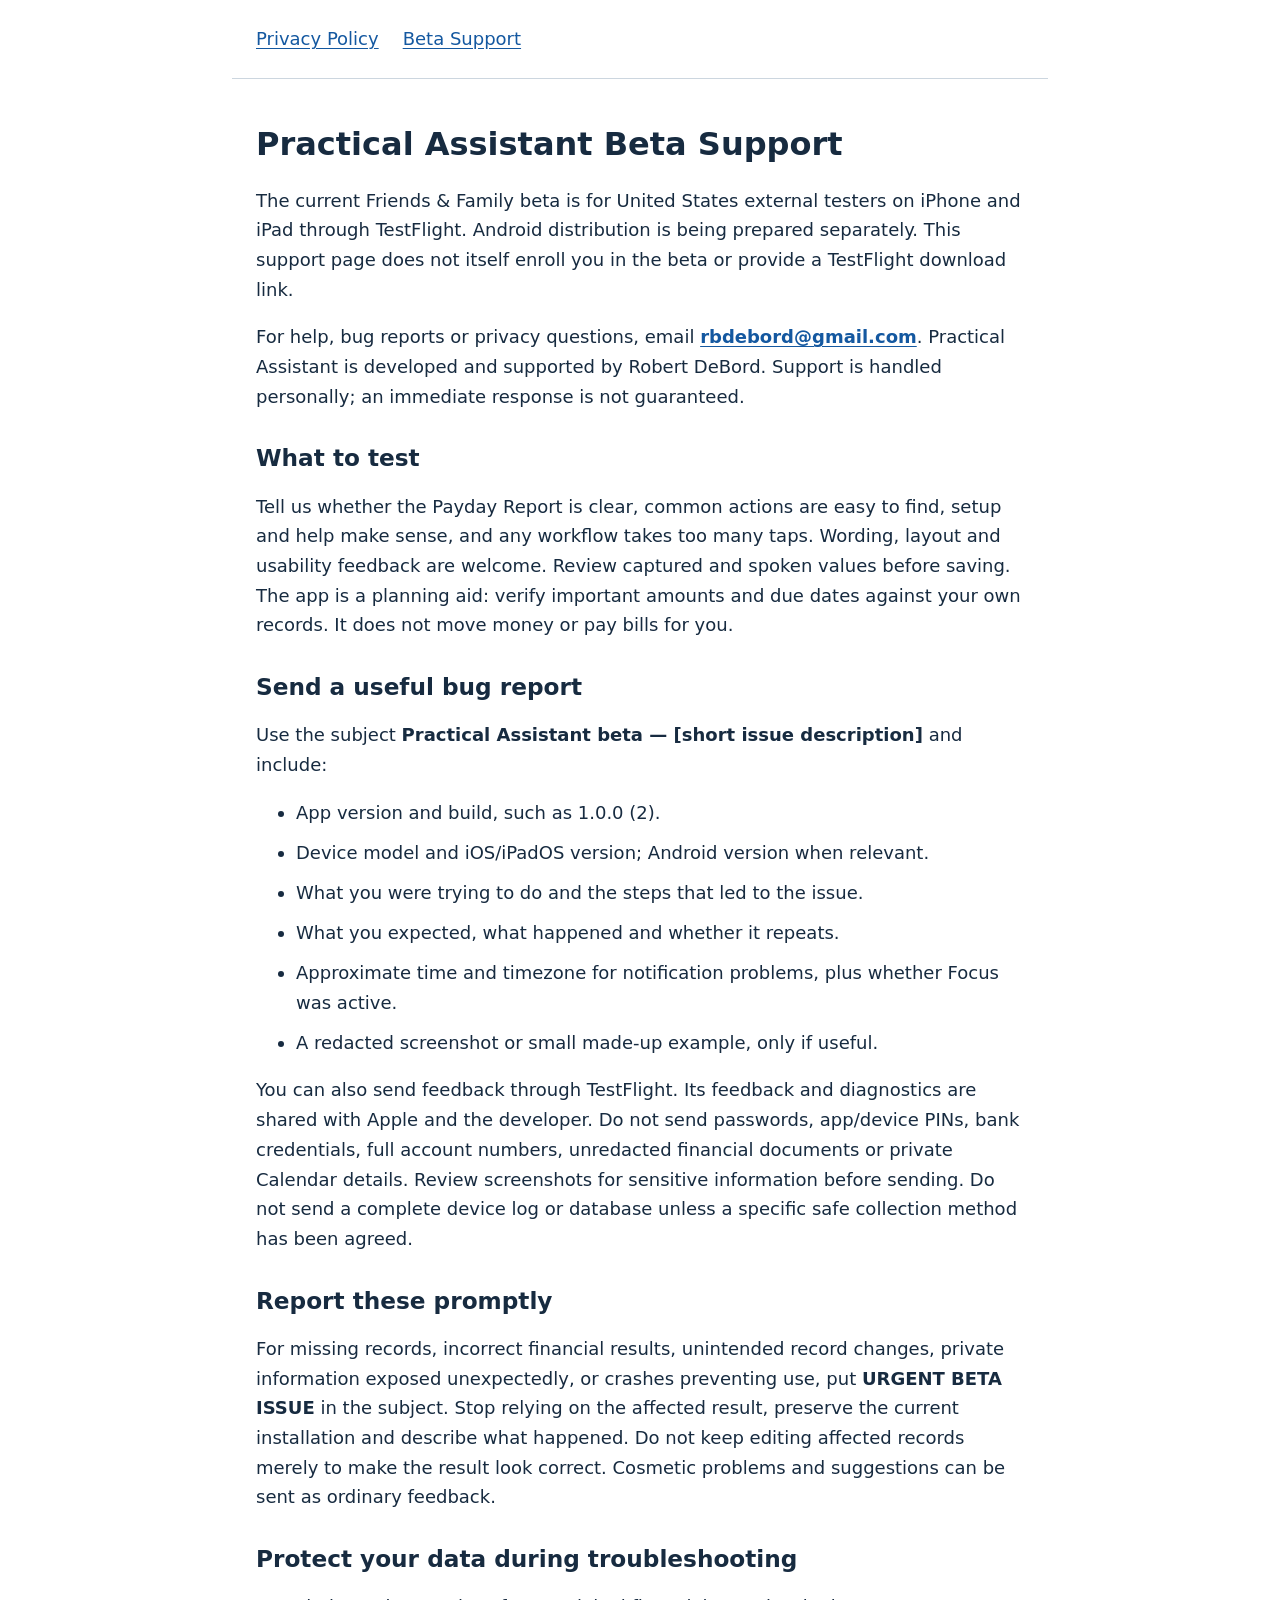
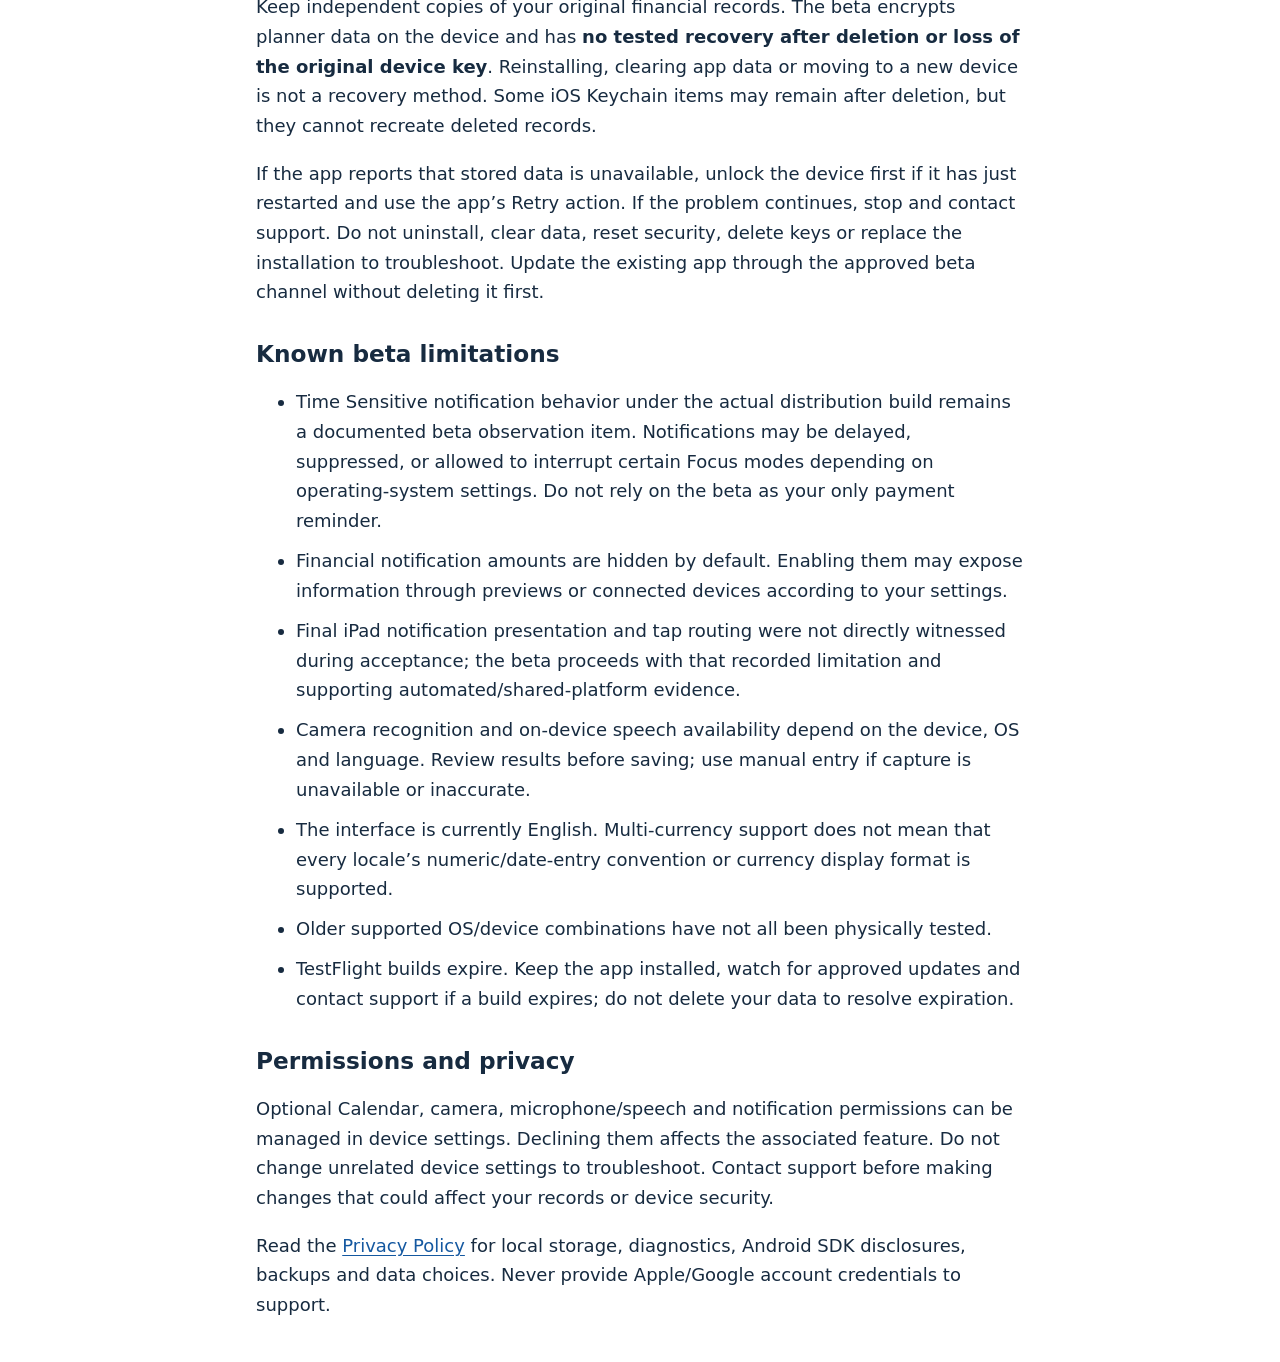
<file: index.html>
<!doctype html>
<html lang="en">
<head>
<meta charset="utf-8">
<meta name="viewport" content="width=device-width, initial-scale=1">
<title>Practical Assistant Beta Support</title>
<link rel="stylesheet" href="./style.css">
</head>
<body>
<nav aria-label="Page navigation"><a href="./privacy/">Privacy Policy</a><a href="./support/">Beta Support</a></nav>
<main>
<h1>Practical Assistant Beta Support</h1>
<p>The current Friends &amp; Family beta is for United States external testers on iPhone and iPad through TestFlight. Android distribution is being prepared separately. This support page does not itself enroll you in the beta or provide a TestFlight download link.</p>
<p>For help, bug reports or privacy questions, email <strong><a href="mailto:rbdebord@gmail.com">rbdebord@gmail.com</a></strong>. Practical Assistant is developed and supported by Robert DeBord. Support is handled personally; an immediate response is not guaranteed.</p>
<h2>What to test</h2>
<p>Tell us whether the Payday Report is clear, common actions are easy to find, setup and help make sense, and any workflow takes too many taps. Wording, layout and usability feedback are welcome. Review captured and spoken values before saving. The app is a planning aid: verify important amounts and due dates against your own records. It does not move money or pay bills for you.</p>
<h2>Send a useful bug report</h2>
<p>Use the subject <strong>Practical Assistant beta — [short issue description]</strong> and include:</p>
<ul><li>App version and build, such as 1.0.0 (2).</li><li>Device model and iOS/iPadOS version; Android version when relevant.</li><li>What you were trying to do and the steps that led to the issue.</li><li>What you expected, what happened and whether it repeats.</li><li>Approximate time and timezone for notification problems, plus whether Focus was active.</li><li>A redacted screenshot or small made-up example, only if useful.</li></ul>
<p>You can also send feedback through TestFlight. Its feedback and diagnostics are shared with Apple and the developer. Do not send passwords, app/device PINs, bank credentials, full account numbers, unredacted financial documents or private Calendar details. Review screenshots for sensitive information before sending. Do not send a complete device log or database unless a specific safe collection method has been agreed.</p>
<h2>Report these promptly</h2>
<p>For missing records, incorrect financial results, unintended record changes, private information exposed unexpectedly, or crashes preventing use, put <strong>URGENT BETA ISSUE</strong> in the subject. Stop relying on the affected result, preserve the current installation and describe what happened. Do not keep editing affected records merely to make the result look correct. Cosmetic problems and suggestions can be sent as ordinary feedback.</p>
<h2>Protect your data during troubleshooting</h2>
<p>Keep independent copies of your original financial records. The beta encrypts planner data on the device and has <strong>no tested recovery after deletion or loss of the original device key</strong>. Reinstalling, clearing app data or moving to a new device is not a recovery method. Some iOS Keychain items may remain after deletion, but they cannot recreate deleted records.</p>
<p>If the app reports that stored data is unavailable, unlock the device first if it has just restarted and use the app’s Retry action. If the problem continues, stop and contact support. Do not uninstall, clear data, reset security, delete keys or replace the installation to troubleshoot. Update the existing app through the approved beta channel without deleting it first.</p>
<h2>Known beta limitations</h2>
<ul><li>Time Sensitive notification behavior under the actual distribution build remains a documented beta observation item. Notifications may be delayed, suppressed, or allowed to interrupt certain Focus modes depending on operating-system settings. Do not rely on the beta as your only payment reminder.</li><li>Financial notification amounts are hidden by default. Enabling them may expose information through previews or connected devices according to your settings.</li><li>Final iPad notification presentation and tap routing were not directly witnessed during acceptance; the beta proceeds with that recorded limitation and supporting automated/shared-platform evidence.</li><li>Camera recognition and on-device speech availability depend on the device, OS and language. Review results before saving; use manual entry if capture is unavailable or inaccurate.</li><li>The interface is currently English. Multi-currency support does not mean that every locale’s numeric/date-entry convention or currency display format is supported.</li><li>Older supported OS/device combinations have not all been physically tested.</li><li>TestFlight builds expire. Keep the app installed, watch for approved updates and contact support if a build expires; do not delete your data to resolve expiration.</li></ul>
<h2>Permissions and privacy</h2>
<p>Optional Calendar, camera, microphone/speech and notification permissions can be managed in device settings. Declining them affects the associated feature. Do not change unrelated device settings to troubleshoot. Contact support before making changes that could affect your records or device security.</p>
<p>Read the <a href="./privacy/">Privacy Policy</a> for local storage, diagnostics, Android SDK disclosures, backups and data choices. Never provide Apple/Google account credentials to support.</p>
</main>
</body>
</html>
</file>
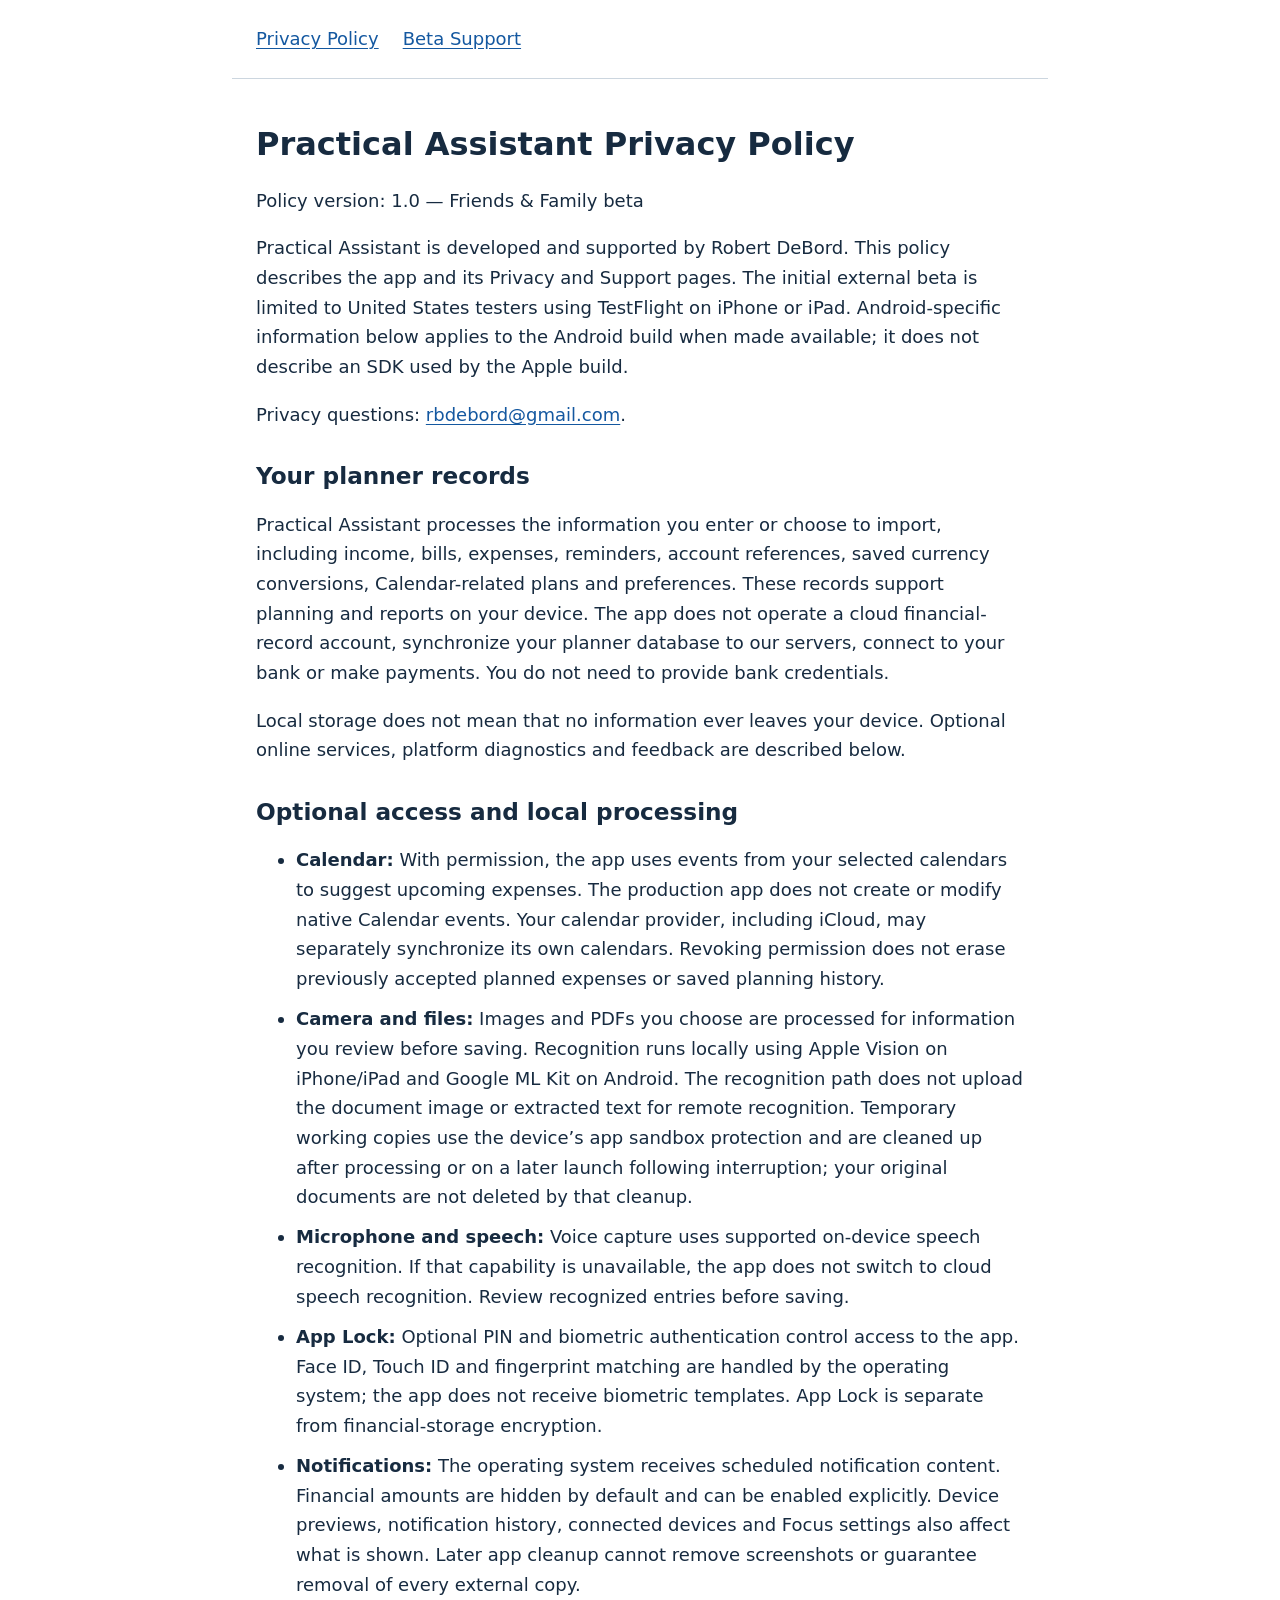
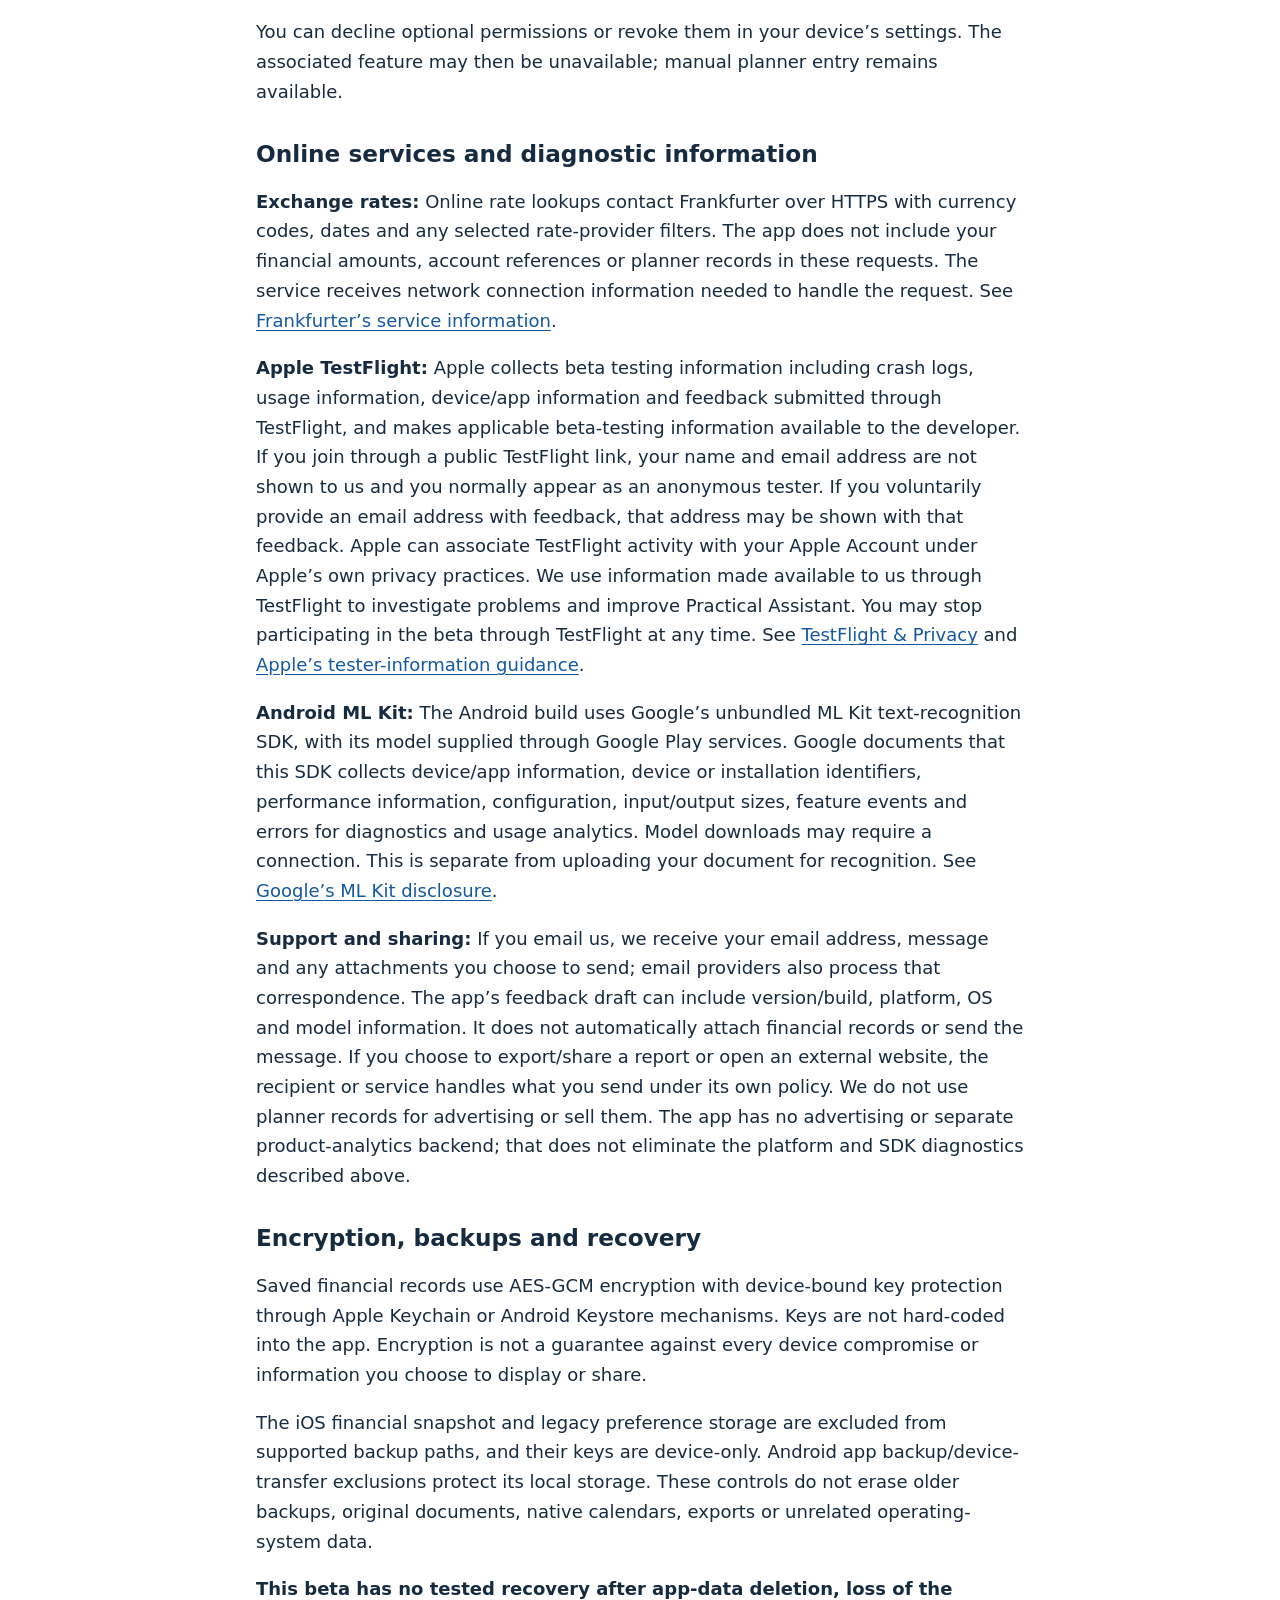
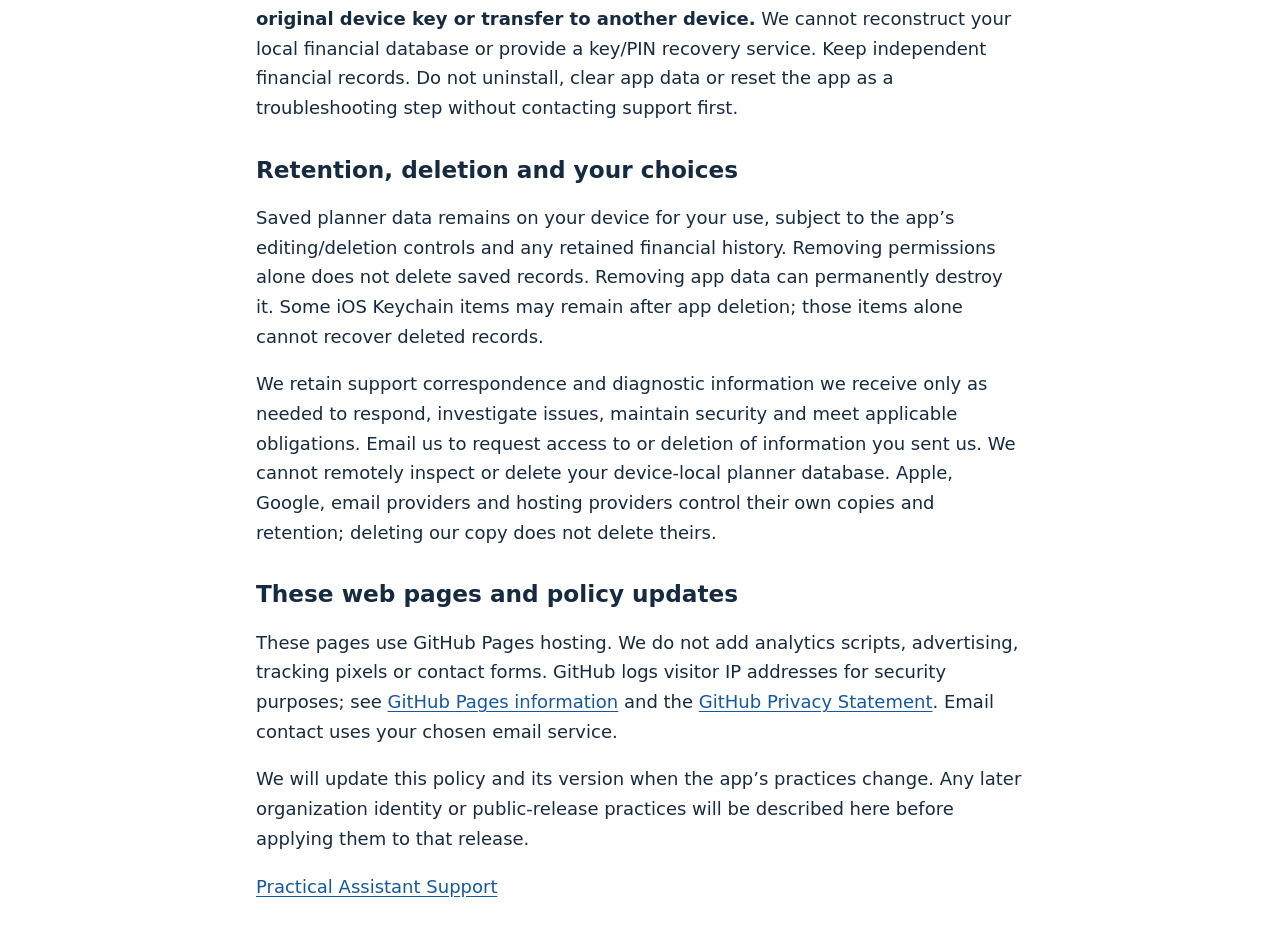
<file: privacy/index.html>
<!doctype html>
<html lang="en">
<head>
<meta charset="utf-8">
<meta name="viewport" content="width=device-width, initial-scale=1">
<title>Practical Assistant Privacy Policy</title>
<link rel="stylesheet" href="../style.css">
</head>
<body>
<nav aria-label="Page navigation"><a href="../privacy/">Privacy Policy</a><a href="../support/">Beta Support</a></nav>
<main>
<h1>Practical Assistant Privacy Policy</h1>
<p>Policy version: 1.0 — Friends &amp; Family beta</p>
<p>Practical Assistant is developed and supported by Robert DeBord. This policy describes the app and its Privacy and Support pages. The initial external beta is limited to United States testers using TestFlight on iPhone or iPad. Android-specific information below applies to the Android build when made available; it does not describe an SDK used by the Apple build.</p>
<p>Privacy questions: <a href="mailto:rbdebord@gmail.com">rbdebord@gmail.com</a>.</p>
<h2>Your planner records</h2>
<p>Practical Assistant processes the information you enter or choose to import, including income, bills, expenses, reminders, account references, saved currency conversions, Calendar-related plans and preferences. These records support planning and reports on your device. The app does not operate a cloud financial-record account, synchronize your planner database to our servers, connect to your bank or make payments. You do not need to provide bank credentials.</p>
<p>Local storage does not mean that no information ever leaves your device. Optional online services, platform diagnostics and feedback are described below.</p>
<h2>Optional access and local processing</h2>
<ul><li><strong>Calendar:</strong> With permission, the app uses events from your selected calendars to suggest upcoming expenses. The production app does not create or modify native Calendar events. Your calendar provider, including iCloud, may separately synchronize its own calendars. Revoking permission does not erase previously accepted planned expenses or saved planning history.</li><li><strong>Camera and files:</strong> Images and PDFs you choose are processed for information you review before saving. Recognition runs locally using Apple Vision on iPhone/iPad and Google ML Kit on Android. The recognition path does not upload the document image or extracted text for remote recognition. Temporary working copies use the device’s app sandbox protection and are cleaned up after processing or on a later launch following interruption; your original documents are not deleted by that cleanup.</li><li><strong>Microphone and speech:</strong> Voice capture uses supported on-device speech recognition. If that capability is unavailable, the app does not switch to cloud speech recognition. Review recognized entries before saving.</li><li><strong>App Lock:</strong> Optional PIN and biometric authentication control access to the app. Face ID, Touch ID and fingerprint matching are handled by the operating system; the app does not receive biometric templates. App Lock is separate from financial-storage encryption.</li><li><strong>Notifications:</strong> The operating system receives scheduled notification content. Financial amounts are hidden by default and can be enabled explicitly. Device previews, notification history, connected devices and Focus settings also affect what is shown. Later app cleanup cannot remove screenshots or guarantee removal of every external copy.</li></ul>
<p>You can decline optional permissions or revoke them in your device’s settings. The associated feature may then be unavailable; manual planner entry remains available.</p>
<h2>Online services and diagnostic information</h2>
<p><strong>Exchange rates:</strong> Online rate lookups contact Frankfurter over HTTPS with currency codes, dates and any selected rate-provider filters. The app does not include your financial amounts, account references or planner records in these requests. The service receives network connection information needed to handle the request. See <a href="https://frankfurter.dev/">Frankfurter’s service information</a>.</p>
<p><strong>Apple TestFlight:</strong> Apple collects beta testing information including crash logs, usage information, device/app information and feedback submitted through TestFlight, and makes applicable beta-testing information available to the developer. If you join through a public TestFlight link, your name and email address are not shown to us and you normally appear as an anonymous tester. If you voluntarily provide an email address with feedback, that address may be shown with that feedback. Apple can associate TestFlight activity with your Apple Account under Apple’s own privacy practices. We use information made available to us through TestFlight to investigate problems and improve Practical Assistant. You may stop participating in the beta through TestFlight at any time. See <a href="https://www.apple.com/legal/privacy/data/en/test-flight/">TestFlight &amp; Privacy</a> and <a href="https://developer.apple.com/help/app-store-connect/reference/testflight/testflight-tester-information">Apple’s tester-information guidance</a>.</p>
<p><strong>Android ML Kit:</strong> The Android build uses Google’s unbundled ML Kit text-recognition SDK, with its model supplied through Google Play services. Google documents that this SDK collects device/app information, device or installation identifiers, performance information, configuration, input/output sizes, feature events and errors for diagnostics and usage analytics. Model downloads may require a connection. This is separate from uploading your document for recognition. See <a href="https://developers.google.com/ml-kit/android-data-disclosure">Google’s ML Kit disclosure</a>.</p>
<p><strong>Support and sharing:</strong> If you email us, we receive your email address, message and any attachments you choose to send; email providers also process that correspondence. The app’s feedback draft can include version/build, platform, OS and model information. It does not automatically attach financial records or send the message. If you choose to export/share a report or open an external website, the recipient or service handles what you send under its own policy. We do not use planner records for advertising or sell them. The app has no advertising or separate product-analytics backend; that does not eliminate the platform and SDK diagnostics described above.</p>
<h2>Encryption, backups and recovery</h2>
<p>Saved financial records use AES-GCM encryption with device-bound key protection through Apple Keychain or Android Keystore mechanisms. Keys are not hard-coded into the app. Encryption is not a guarantee against every device compromise or information you choose to display or share.</p>
<p>The iOS financial snapshot and legacy preference storage are excluded from supported backup paths, and their keys are device-only. Android app backup/device-transfer exclusions protect its local storage. These controls do not erase older backups, original documents, native calendars, exports or unrelated operating-system data.</p>
<p><strong>This beta has no tested recovery after app-data deletion, loss of the original device key or transfer to another device.</strong> We cannot reconstruct your local financial database or provide a key/PIN recovery service. Keep independent financial records. Do not uninstall, clear app data or reset the app as a troubleshooting step without contacting support first.</p>
<h2>Retention, deletion and your choices</h2>
<p>Saved planner data remains on your device for your use, subject to the app’s editing/deletion controls and any retained financial history. Removing permissions alone does not delete saved records. Removing app data can permanently destroy it. Some iOS Keychain items may remain after app deletion; those items alone cannot recover deleted records.</p>
<p>We retain support correspondence and diagnostic information we receive only as needed to respond, investigate issues, maintain security and meet applicable obligations. Email us to request access to or deletion of information you sent us. We cannot remotely inspect or delete your device-local planner database. Apple, Google, email providers and hosting providers control their own copies and retention; deleting our copy does not delete theirs.</p>
<h2>These web pages and policy updates</h2>
<p>These pages use GitHub Pages hosting. We do not add analytics scripts, advertising, tracking pixels or contact forms. GitHub logs visitor IP addresses for security purposes; see <a href="https://docs.github.com/en/pages/getting-started-with-github-pages/what-is-github-pages">GitHub Pages information</a> and the <a href="https://docs.github.com/en/site-policy/privacy-policies/github-general-privacy-statement">GitHub Privacy Statement</a>. Email contact uses your chosen email service.</p>
<p>We will update this policy and its version when the app’s practices change. Any later organization identity or public-release practices will be described here before applying them to that release.</p>
<p><a href="../support/">Practical Assistant Support</a></p>
</main>
</body>
</html>
</file>
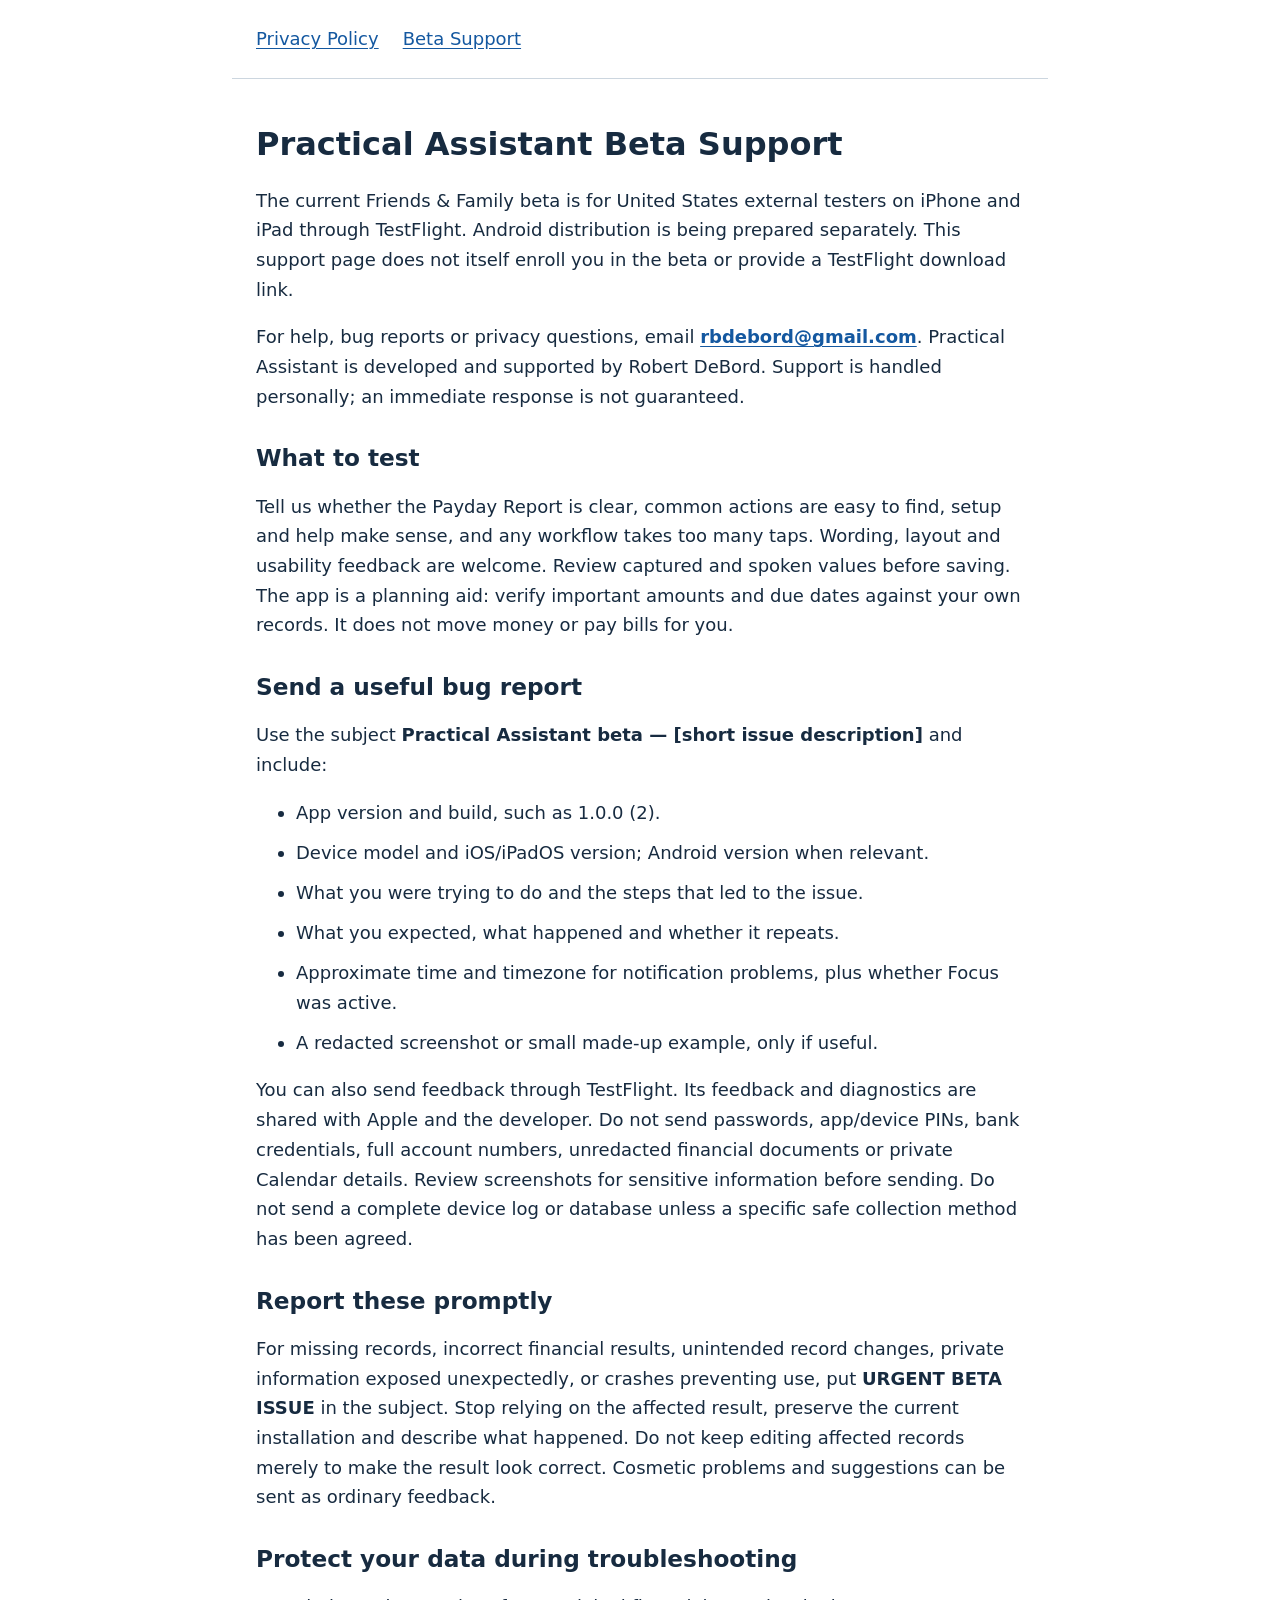
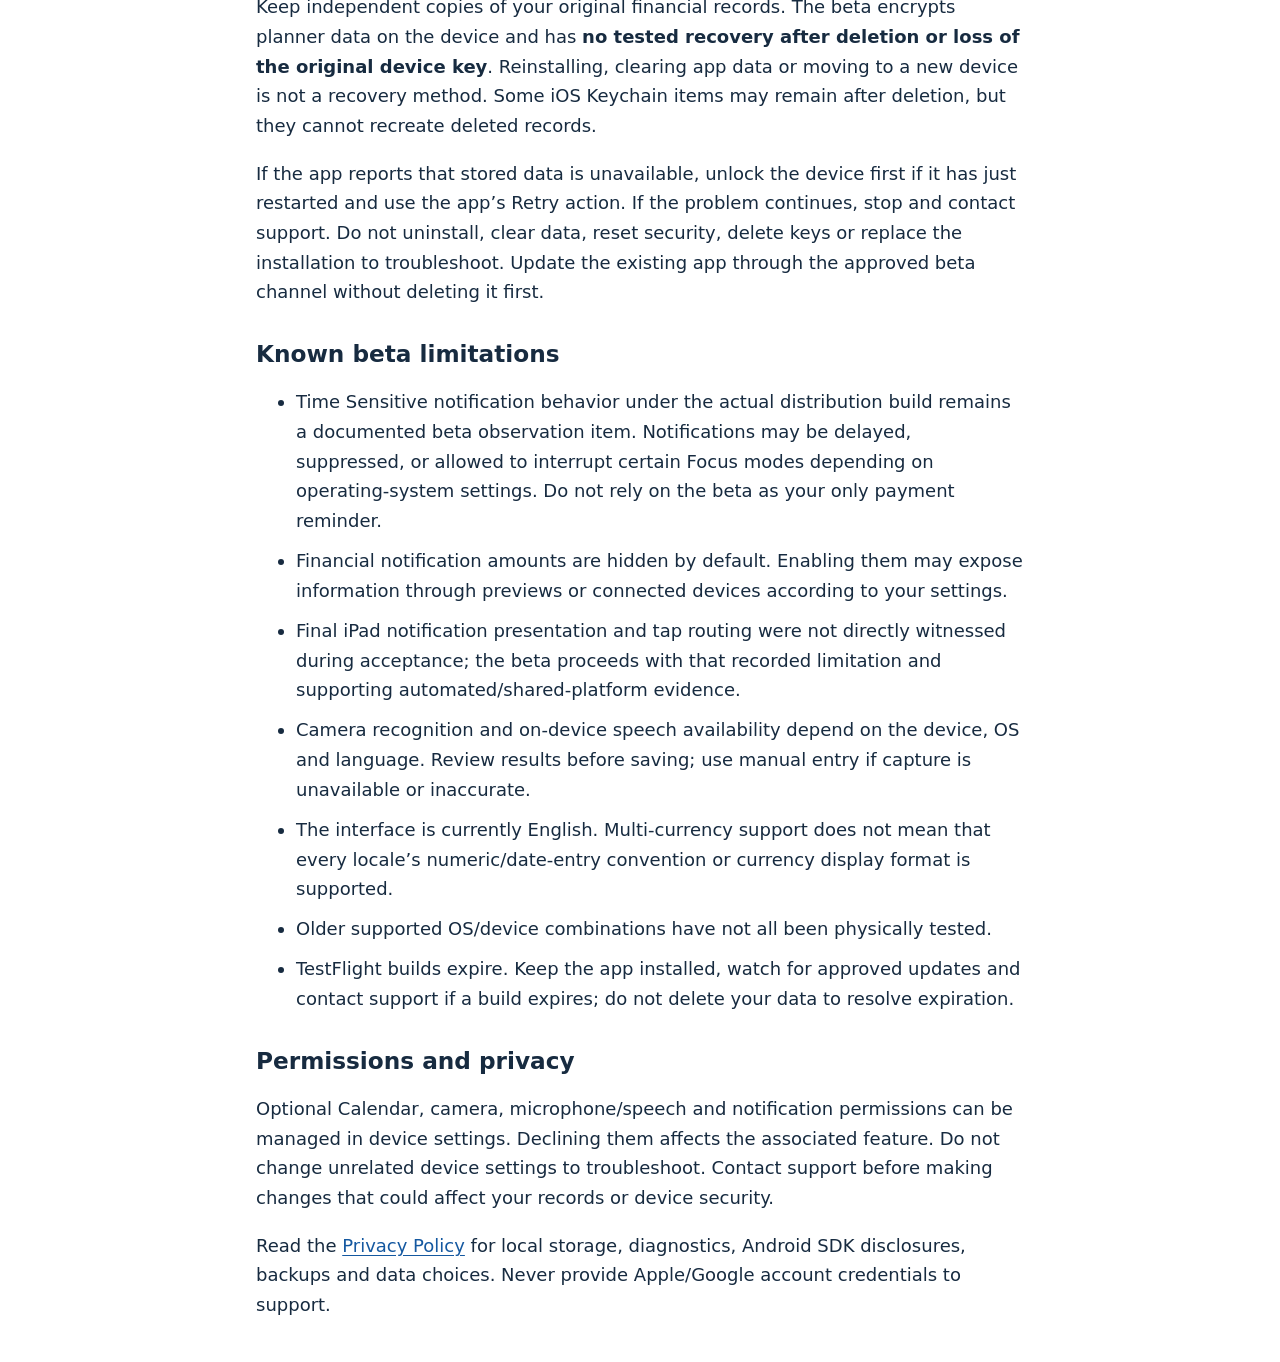
<file: support/index.html>
<!doctype html>
<html lang="en">
<head>
<meta charset="utf-8">
<meta name="viewport" content="width=device-width, initial-scale=1">
<title>Practical Assistant Beta Support</title>
<link rel="stylesheet" href="../style.css">
</head>
<body>
<nav aria-label="Page navigation"><a href="../privacy/">Privacy Policy</a><a href="../support/">Beta Support</a></nav>
<main>
<h1>Practical Assistant Beta Support</h1>
<p>The current Friends &amp; Family beta is for United States external testers on iPhone and iPad through TestFlight. Android distribution is being prepared separately. This support page does not itself enroll you in the beta or provide a TestFlight download link.</p>
<p>For help, bug reports or privacy questions, email <strong><a href="mailto:rbdebord@gmail.com">rbdebord@gmail.com</a></strong>. Practical Assistant is developed and supported by Robert DeBord. Support is handled personally; an immediate response is not guaranteed.</p>
<h2>What to test</h2>
<p>Tell us whether the Payday Report is clear, common actions are easy to find, setup and help make sense, and any workflow takes too many taps. Wording, layout and usability feedback are welcome. Review captured and spoken values before saving. The app is a planning aid: verify important amounts and due dates against your own records. It does not move money or pay bills for you.</p>
<h2>Send a useful bug report</h2>
<p>Use the subject <strong>Practical Assistant beta — [short issue description]</strong> and include:</p>
<ul><li>App version and build, such as 1.0.0 (2).</li><li>Device model and iOS/iPadOS version; Android version when relevant.</li><li>What you were trying to do and the steps that led to the issue.</li><li>What you expected, what happened and whether it repeats.</li><li>Approximate time and timezone for notification problems, plus whether Focus was active.</li><li>A redacted screenshot or small made-up example, only if useful.</li></ul>
<p>You can also send feedback through TestFlight. Its feedback and diagnostics are shared with Apple and the developer. Do not send passwords, app/device PINs, bank credentials, full account numbers, unredacted financial documents or private Calendar details. Review screenshots for sensitive information before sending. Do not send a complete device log or database unless a specific safe collection method has been agreed.</p>
<h2>Report these promptly</h2>
<p>For missing records, incorrect financial results, unintended record changes, private information exposed unexpectedly, or crashes preventing use, put <strong>URGENT BETA ISSUE</strong> in the subject. Stop relying on the affected result, preserve the current installation and describe what happened. Do not keep editing affected records merely to make the result look correct. Cosmetic problems and suggestions can be sent as ordinary feedback.</p>
<h2>Protect your data during troubleshooting</h2>
<p>Keep independent copies of your original financial records. The beta encrypts planner data on the device and has <strong>no tested recovery after deletion or loss of the original device key</strong>. Reinstalling, clearing app data or moving to a new device is not a recovery method. Some iOS Keychain items may remain after deletion, but they cannot recreate deleted records.</p>
<p>If the app reports that stored data is unavailable, unlock the device first if it has just restarted and use the app’s Retry action. If the problem continues, stop and contact support. Do not uninstall, clear data, reset security, delete keys or replace the installation to troubleshoot. Update the existing app through the approved beta channel without deleting it first.</p>
<h2>Known beta limitations</h2>
<ul><li>Time Sensitive notification behavior under the actual distribution build remains a documented beta observation item. Notifications may be delayed, suppressed, or allowed to interrupt certain Focus modes depending on operating-system settings. Do not rely on the beta as your only payment reminder.</li><li>Financial notification amounts are hidden by default. Enabling them may expose information through previews or connected devices according to your settings.</li><li>Final iPad notification presentation and tap routing were not directly witnessed during acceptance; the beta proceeds with that recorded limitation and supporting automated/shared-platform evidence.</li><li>Camera recognition and on-device speech availability depend on the device, OS and language. Review results before saving; use manual entry if capture is unavailable or inaccurate.</li><li>The interface is currently English. Multi-currency support does not mean that every locale’s numeric/date-entry convention or currency display format is supported.</li><li>Older supported OS/device combinations have not all been physically tested.</li><li>TestFlight builds expire. Keep the app installed, watch for approved updates and contact support if a build expires; do not delete your data to resolve expiration.</li></ul>
<h2>Permissions and privacy</h2>
<p>Optional Calendar, camera, microphone/speech and notification permissions can be managed in device settings. Declining them affects the associated feature. Do not change unrelated device settings to troubleshoot. Contact support before making changes that could affect your records or device security.</p>
<p>Read the <a href="../privacy/">Privacy Policy</a> for local storage, diagnostics, Android SDK disclosures, backups and data choices. Never provide Apple/Google account credentials to support.</p>
</main>
</body>
</html>
</file>
<file: style.css>
html{color-scheme:light}body{font:1.125rem/1.65 system-ui,-apple-system,sans-serif;color:#172b40;background:#fff;margin:0}main,nav{max-width:48rem;margin:auto;padding:1.5rem}nav{border-bottom:1px solid #ccd6df;display:flex;gap:1.5rem;flex-wrap:wrap}h1,h2{line-height:1.25}h1{font-size:2rem}h2{font-size:1.45rem;margin-top:2rem}li{margin:.65rem 0}a{color:#1458a0;text-underline-offset:.15em;overflow-wrap:anywhere}a:focus-visible{outline:3px solid #9a4e00;outline-offset:4px}p,li{overflow-wrap:break-word}@media(max-width:480px){main,nav{padding:1rem}h1{font-size:1.7rem}}
</file>
